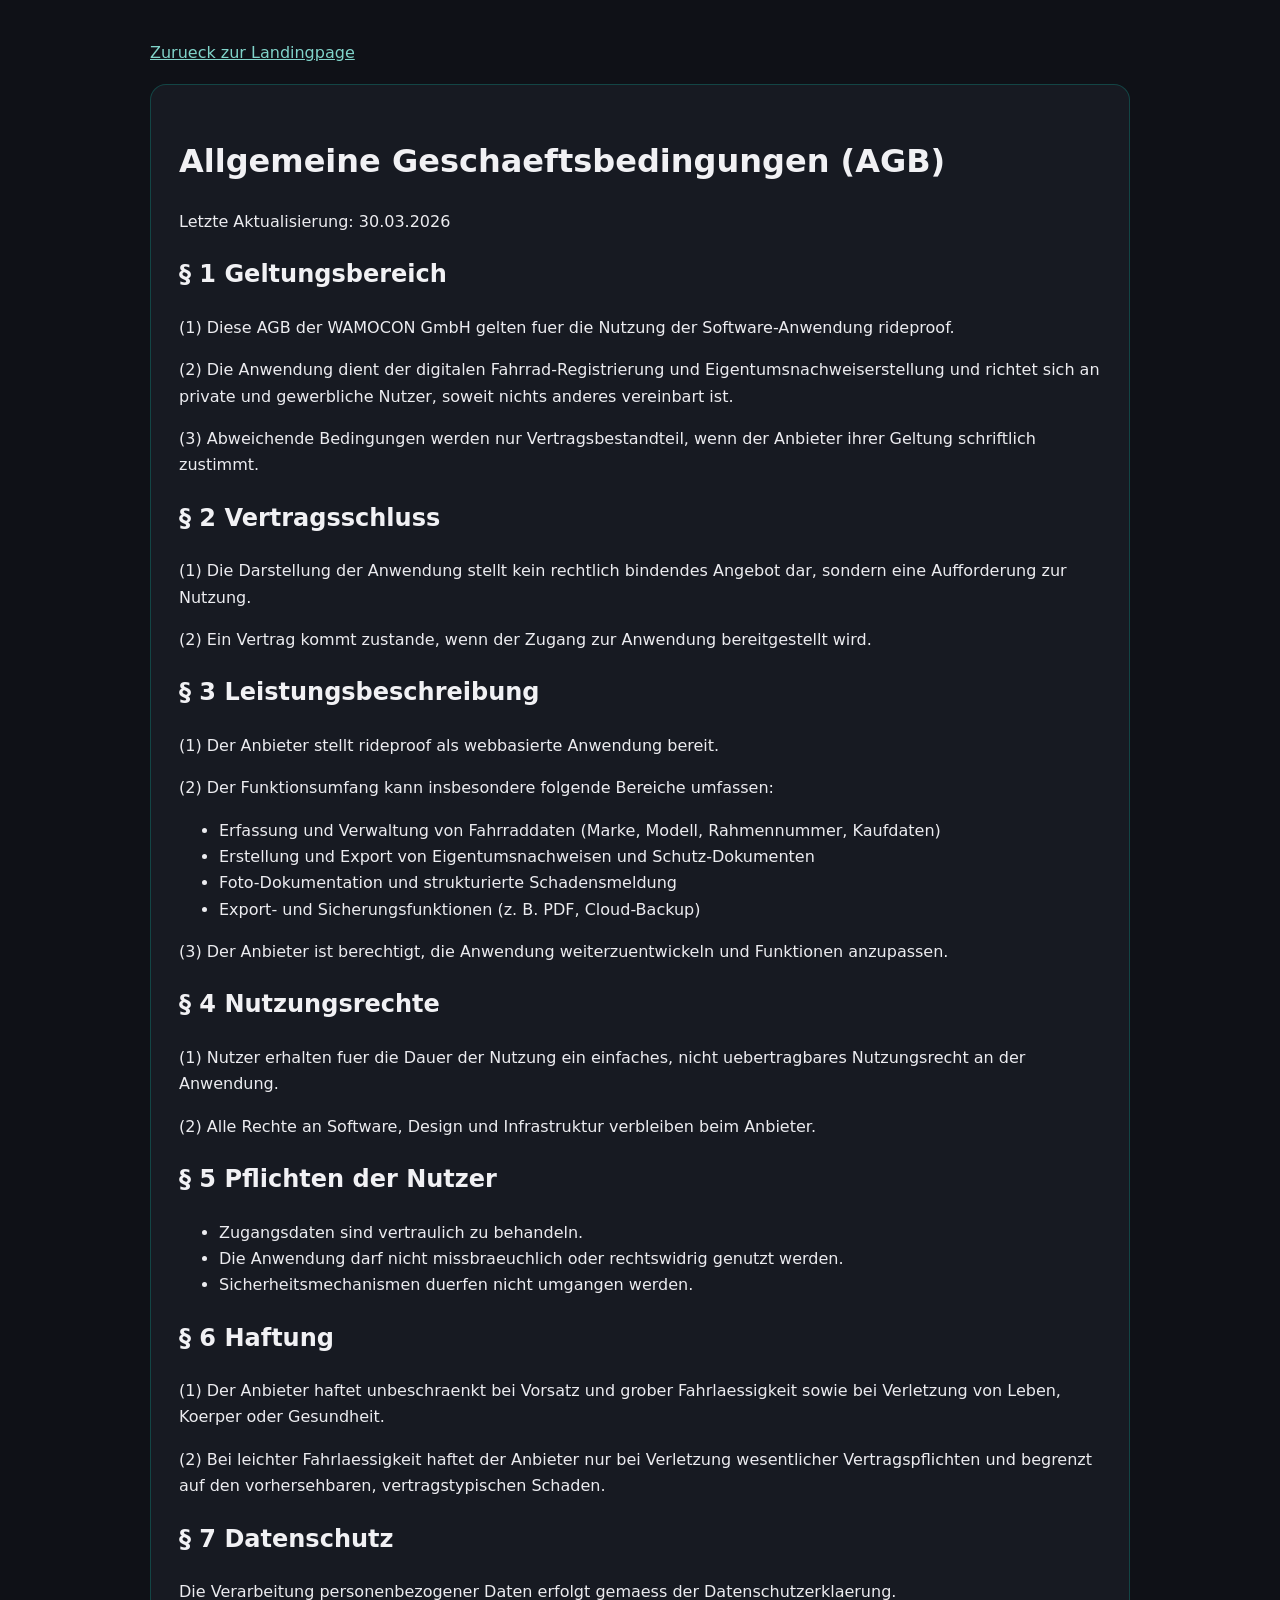
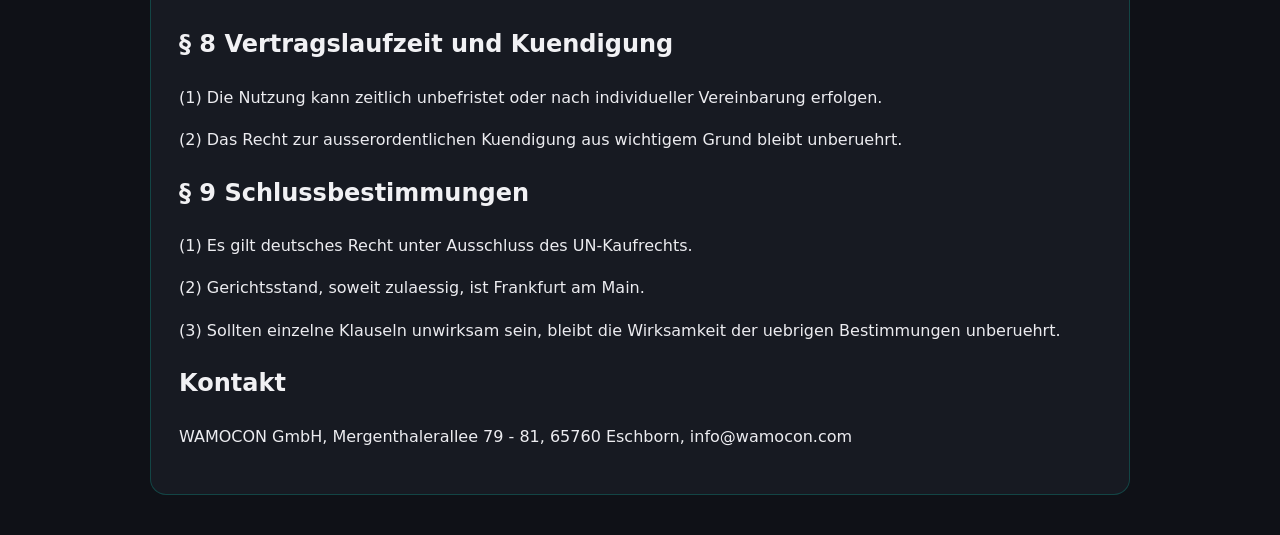
<file: agb.html>
<!DOCTYPE html>
<html lang="de">
<head>
  <meta charset="UTF-8">
  <meta name="viewport" content="width=device-width, initial-scale=1.0">
  <title>AGB | rideproof</title>
  <style>
    body{font-family:Inter,system-ui,sans-serif;background:#0f1117;color:#ececf0;margin:0;line-height:1.65}
    .wrap{max-width:980px;margin:0 auto;padding:40px 20px}
    .card{background:#171a22;border:1px solid rgba(13,148,136,.35);border-radius:16px;padding:28px}
    h1,h2{color:#f1f1f4}
    a{color:#81d4ca}
    .top{margin-bottom:18px}
  </style>
</head>
<body>
  <div class="wrap">
    <div class="top"><a href="index.html">Zurueck zur Landingpage</a></div>
    <div class="card">
      <h1>Allgemeine Geschaeftsbedingungen (AGB)</h1>
      <p>Letzte Aktualisierung: 30.03.2026</p>

      <h2>§ 1 Geltungsbereich</h2>
      <p>(1) Diese AGB der WAMOCON GmbH gelten fuer die Nutzung der Software-Anwendung rideproof.</p>
      <p>(2) Die Anwendung dient der digitalen Fahrrad-Registrierung und Eigentumsnachweiserstellung und richtet sich an private und gewerbliche Nutzer, soweit nichts anderes vereinbart ist.</p>
      <p>(3) Abweichende Bedingungen werden nur Vertragsbestandteil, wenn der Anbieter ihrer Geltung schriftlich zustimmt.</p>

      <h2>§ 2 Vertragsschluss</h2>
      <p>(1) Die Darstellung der Anwendung stellt kein rechtlich bindendes Angebot dar, sondern eine Aufforderung zur Nutzung.</p>
      <p>(2) Ein Vertrag kommt zustande, wenn der Zugang zur Anwendung bereitgestellt wird.</p>

      <h2>§ 3 Leistungsbeschreibung</h2>
      <p>(1) Der Anbieter stellt rideproof als webbasierte Anwendung bereit.</p>
      <p>(2) Der Funktionsumfang kann insbesondere folgende Bereiche umfassen:</p>
      <ul>
        <li>Erfassung und Verwaltung von Fahrraddaten (Marke, Modell, Rahmennummer, Kaufdaten)</li>
        <li>Erstellung und Export von Eigentumsnachweisen und Schutz-Dokumenten</li>
        <li>Foto-Dokumentation und strukturierte Schadensmeldung</li>
        <li>Export- und Sicherungsfunktionen (z. B. PDF, Cloud-Backup)</li>
      </ul>
      <p>(3) Der Anbieter ist berechtigt, die Anwendung weiterzuentwickeln und Funktionen anzupassen.</p>

      <h2>§ 4 Nutzungsrechte</h2>
      <p>(1) Nutzer erhalten fuer die Dauer der Nutzung ein einfaches, nicht uebertragbares Nutzungsrecht an der Anwendung.</p>
      <p>(2) Alle Rechte an Software, Design und Infrastruktur verbleiben beim Anbieter.</p>

      <h2>§ 5 Pflichten der Nutzer</h2>
      <ul>
        <li>Zugangsdaten sind vertraulich zu behandeln.</li>
        <li>Die Anwendung darf nicht missbraeuchlich oder rechtswidrig genutzt werden.</li>
        <li>Sicherheitsmechanismen duerfen nicht umgangen werden.</li>
      </ul>

      <h2>§ 6 Haftung</h2>
      <p>(1) Der Anbieter haftet unbeschraenkt bei Vorsatz und grober Fahrlaessigkeit sowie bei Verletzung von Leben, Koerper oder Gesundheit.</p>
      <p>(2) Bei leichter Fahrlaessigkeit haftet der Anbieter nur bei Verletzung wesentlicher Vertragspflichten und begrenzt auf den vorhersehbaren, vertragstypischen Schaden.</p>

      <h2>§ 7 Datenschutz</h2>
      <p>Die Verarbeitung personenbezogener Daten erfolgt gemaess der Datenschutzerklaerung.</p>

      <h2>§ 8 Vertragslaufzeit und Kuendigung</h2>
      <p>(1) Die Nutzung kann zeitlich unbefristet oder nach individueller Vereinbarung erfolgen.</p>
      <p>(2) Das Recht zur ausserordentlichen Kuendigung aus wichtigem Grund bleibt unberuehrt.</p>

      <h2>§ 9 Schlussbestimmungen</h2>
      <p>(1) Es gilt deutsches Recht unter Ausschluss des UN-Kaufrechts.</p>
      <p>(2) Gerichtsstand, soweit zulaessig, ist Frankfurt am Main.</p>
      <p>(3) Sollten einzelne Klauseln unwirksam sein, bleibt die Wirksamkeit der uebrigen Bestimmungen unberuehrt.</p>

      <h2>Kontakt</h2>
      <p>WAMOCON GmbH, Mergenthalerallee 79 - 81, 65760 Eschborn, info@wamocon.com</p>
    </div>
  </div>
</body>
</html>
</file>
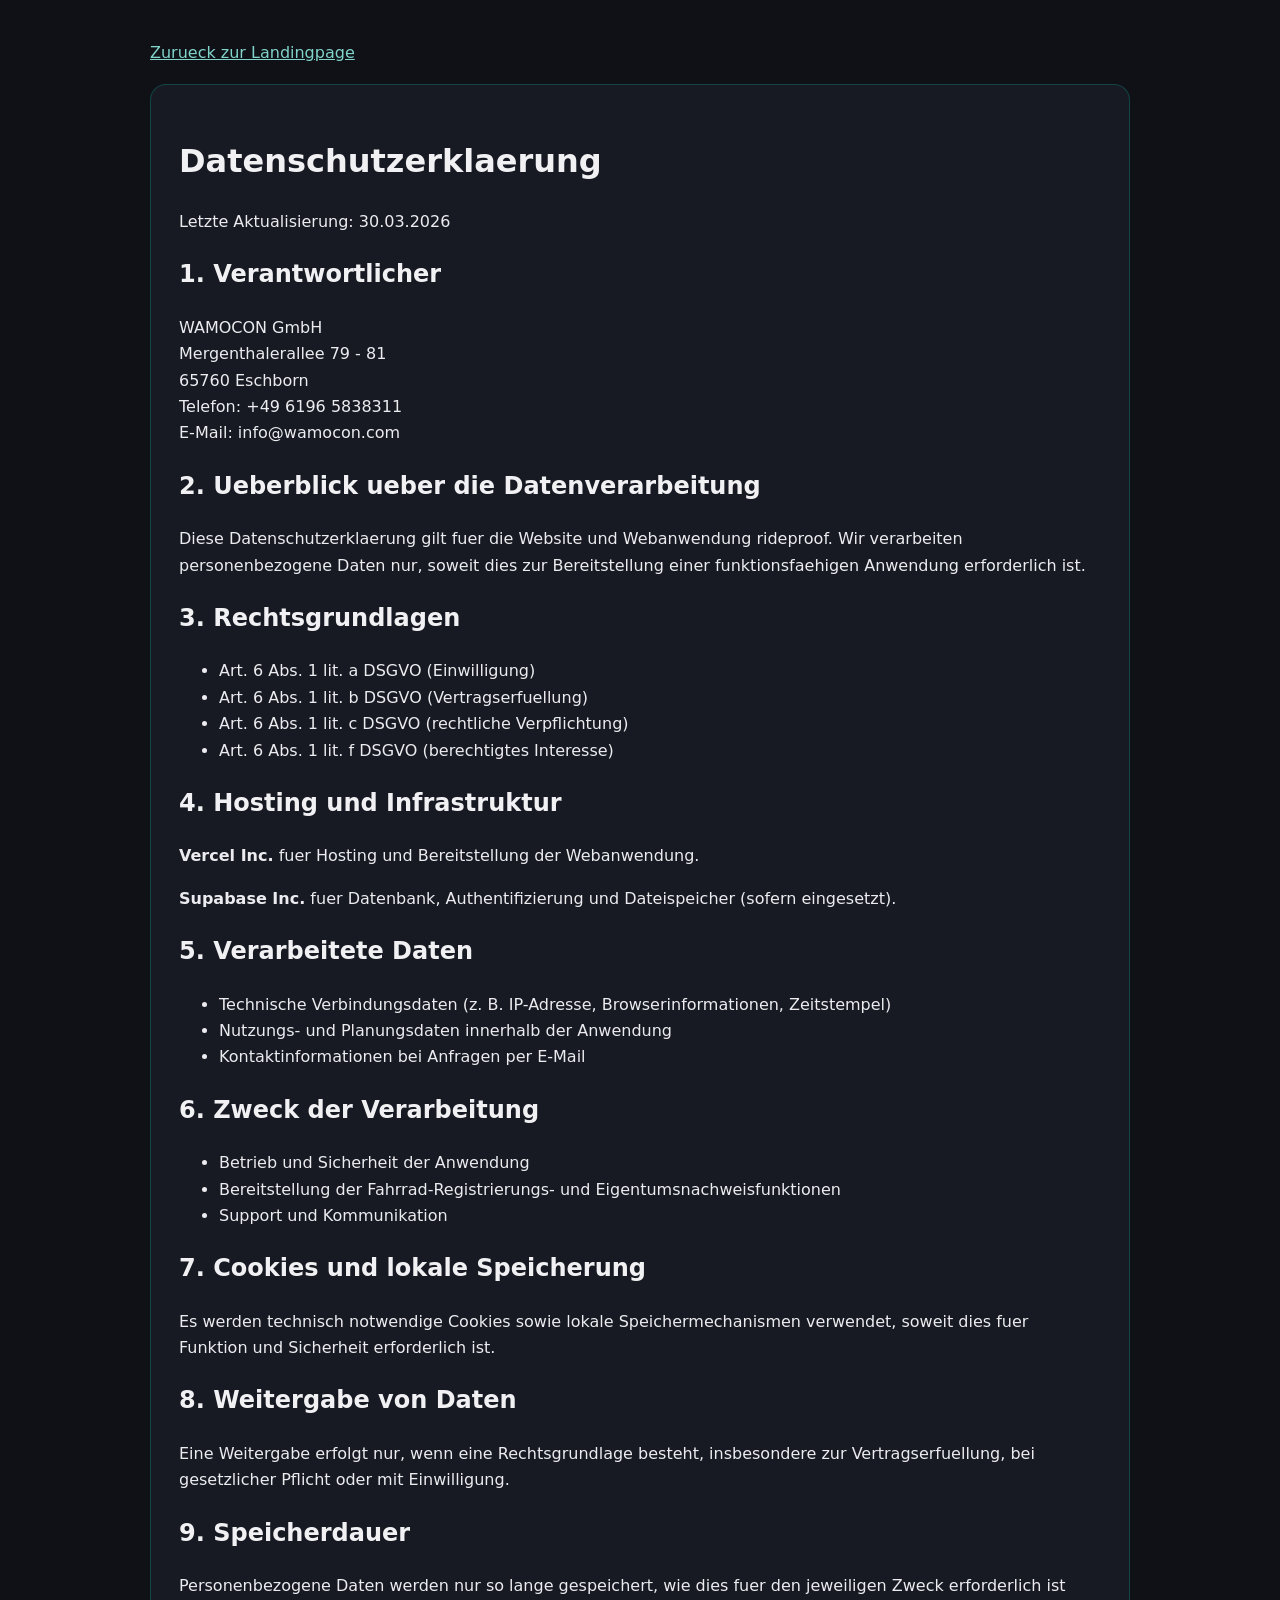
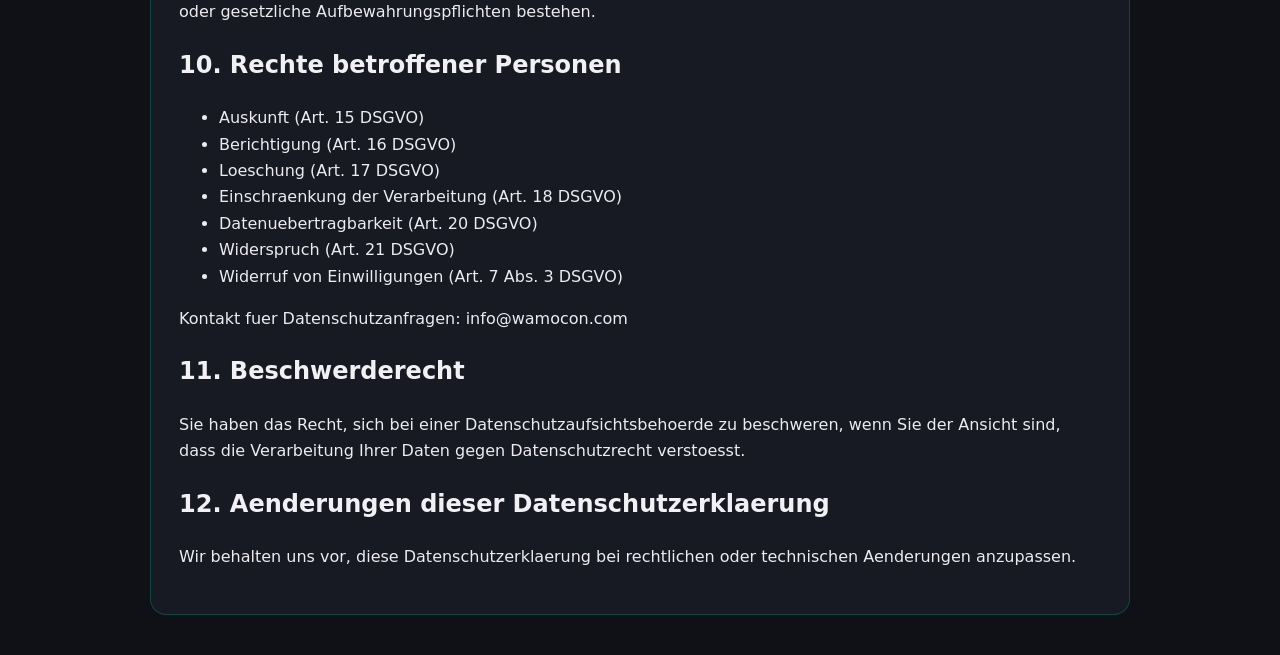
<file: datenschutz.html>
<!DOCTYPE html>
<html lang="de">
<head>
  <meta charset="UTF-8">
  <meta name="viewport" content="width=device-width, initial-scale=1.0">
  <title>Datenschutz | rideproof</title>
  <style>
    body{font-family:Inter,system-ui,sans-serif;background:#0f1117;color:#ececf0;margin:0;line-height:1.65}
    .wrap{max-width:980px;margin:0 auto;padding:40px 20px}
    .card{background:#171a22;border:1px solid rgba(13,148,136,.35);border-radius:16px;padding:28px}
    h1,h2{color:#f1f1f4}
    a{color:#81d4ca}
    .top{margin-bottom:18px}
  </style>
</head>
<body>
  <div class="wrap">
    <div class="top"><a href="index.html">Zurueck zur Landingpage</a></div>
    <div class="card">
      <h1>Datenschutzerklaerung</h1>
      <p>Letzte Aktualisierung: 30.03.2026</p>

      <h2>1. Verantwortlicher</h2>
      <p>
        WAMOCON GmbH<br>
        Mergenthalerallee 79 - 81<br>
        65760 Eschborn<br>
        Telefon: +49 6196 5838311<br>
        E-Mail: info@wamocon.com
      </p>

      <h2>2. Ueberblick ueber die Datenverarbeitung</h2>
      <p>Diese Datenschutzerklaerung gilt fuer die Website und Webanwendung rideproof. Wir verarbeiten personenbezogene Daten nur, soweit dies zur Bereitstellung einer funktionsfaehigen Anwendung erforderlich ist.</p>

      <h2>3. Rechtsgrundlagen</h2>
      <ul>
        <li>Art. 6 Abs. 1 lit. a DSGVO (Einwilligung)</li>
        <li>Art. 6 Abs. 1 lit. b DSGVO (Vertragserfuellung)</li>
        <li>Art. 6 Abs. 1 lit. c DSGVO (rechtliche Verpflichtung)</li>
        <li>Art. 6 Abs. 1 lit. f DSGVO (berechtigtes Interesse)</li>
      </ul>

      <h2>4. Hosting und Infrastruktur</h2>
      <p><strong>Vercel Inc.</strong> fuer Hosting und Bereitstellung der Webanwendung.</p>
      <p><strong>Supabase Inc.</strong> fuer Datenbank, Authentifizierung und Dateispeicher (sofern eingesetzt).</p>

      <h2>5. Verarbeitete Daten</h2>
      <ul>
        <li>Technische Verbindungsdaten (z. B. IP-Adresse, Browserinformationen, Zeitstempel)</li>
        <li>Nutzungs- und Planungsdaten innerhalb der Anwendung</li>
        <li>Kontaktinformationen bei Anfragen per E-Mail</li>
      </ul>

      <h2>6. Zweck der Verarbeitung</h2>
      <ul>
        <li>Betrieb und Sicherheit der Anwendung</li>
        <li>Bereitstellung der Fahrrad-Registrierungs- und Eigentumsnachweisfunktionen</li>
        <li>Support und Kommunikation</li>
      </ul>

      <h2>7. Cookies und lokale Speicherung</h2>
      <p>Es werden technisch notwendige Cookies sowie lokale Speichermechanismen verwendet, soweit dies fuer Funktion und Sicherheit erforderlich ist.</p>

      <h2>8. Weitergabe von Daten</h2>
      <p>Eine Weitergabe erfolgt nur, wenn eine Rechtsgrundlage besteht, insbesondere zur Vertragserfuellung, bei gesetzlicher Pflicht oder mit Einwilligung.</p>

      <h2>9. Speicherdauer</h2>
      <p>Personenbezogene Daten werden nur so lange gespeichert, wie dies fuer den jeweiligen Zweck erforderlich ist oder gesetzliche Aufbewahrungspflichten bestehen.</p>

      <h2>10. Rechte betroffener Personen</h2>
      <ul>
        <li>Auskunft (Art. 15 DSGVO)</li>
        <li>Berichtigung (Art. 16 DSGVO)</li>
        <li>Loeschung (Art. 17 DSGVO)</li>
        <li>Einschraenkung der Verarbeitung (Art. 18 DSGVO)</li>
        <li>Datenuebertragbarkeit (Art. 20 DSGVO)</li>
        <li>Widerspruch (Art. 21 DSGVO)</li>
        <li>Widerruf von Einwilligungen (Art. 7 Abs. 3 DSGVO)</li>
      </ul>
      <p>Kontakt fuer Datenschutzanfragen: info@wamocon.com</p>

      <h2>11. Beschwerderecht</h2>
      <p>Sie haben das Recht, sich bei einer Datenschutzaufsichtsbehoerde zu beschweren, wenn Sie der Ansicht sind, dass die Verarbeitung Ihrer Daten gegen Datenschutzrecht verstoesst.</p>

      <h2>12. Aenderungen dieser Datenschutzerklaerung</h2>
      <p>Wir behalten uns vor, diese Datenschutzerklaerung bei rechtlichen oder technischen Aenderungen anzupassen.</p>
    </div>
  </div>
</body>
</html>
</file>
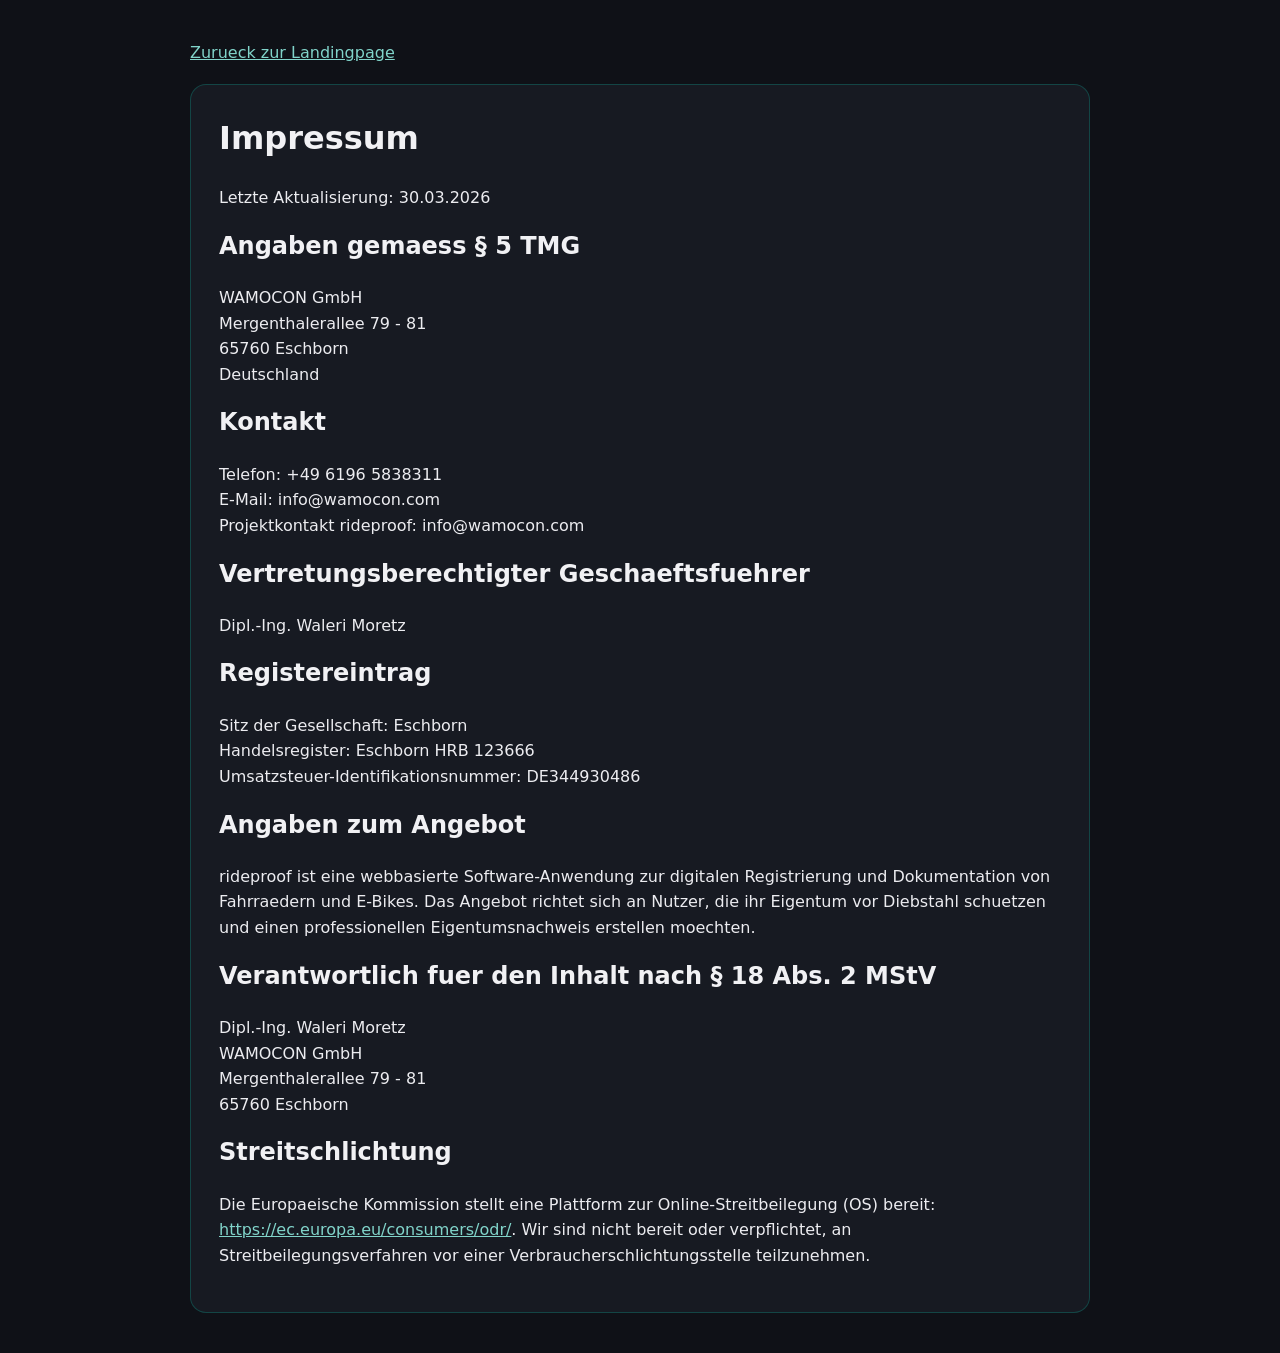
<file: impressum.html>
<!DOCTYPE html>
<html lang="de">
<head>
  <meta charset="UTF-8">
  <meta name="viewport" content="width=device-width, initial-scale=1.0">
  <title>Impressum | rideproof</title>
  <style>
    body{font-family:Inter,system-ui,sans-serif;background:#0f1117;color:#ececf0;margin:0;line-height:1.6}
    .wrap{max-width:900px;margin:0 auto;padding:40px 20px}
    .card{background:#171a22;border:1px solid rgba(13,148,136,.35);border-radius:16px;padding:28px}
    h1,h2{margin-top:0;color:#f1f1f4}
    a{color:#81d4ca}
    .top{margin-bottom:18px}
  </style>
</head>
<body>
  <div class="wrap">
    <div class="top"><a href="index.html">Zurueck zur Landingpage</a></div>
    <div class="card">
      <h1>Impressum</h1>
      <p>Letzte Aktualisierung: 30.03.2026</p>

      <h2>Angaben gemaess § 5 TMG</h2>
      <p>
        WAMOCON GmbH<br>
        Mergenthalerallee 79 - 81<br>
        65760 Eschborn<br>
        Deutschland
      </p>

      <h2>Kontakt</h2>
      <p>
        Telefon: +49 6196 5838311<br>
        E-Mail: info@wamocon.com<br>
        Projektkontakt rideproof: info@wamocon.com
      </p>

      <h2>Vertretungsberechtigter Geschaeftsfuehrer</h2>
      <p>Dipl.-Ing. Waleri Moretz</p>

      <h2>Registereintrag</h2>
      <p>
        Sitz der Gesellschaft: Eschborn<br>
        Handelsregister: Eschborn HRB 123666<br>
        Umsatzsteuer-Identifikationsnummer: DE344930486
      </p>

      <h2>Angaben zum Angebot</h2>
      <p>
        rideproof ist eine webbasierte Software-Anwendung zur digitalen Registrierung und Dokumentation von Fahrraedern und E-Bikes. Das Angebot richtet sich an Nutzer, die ihr Eigentum vor Diebstahl schuetzen und einen professionellen Eigentumsnachweis erstellen moechten.
      </p>

      <h2>Verantwortlich fuer den Inhalt nach § 18 Abs. 2 MStV</h2>
      <p>
        Dipl.-Ing. Waleri Moretz<br>
        WAMOCON GmbH<br>
        Mergenthalerallee 79 - 81<br>
        65760 Eschborn
      </p>

      <h2>Streitschlichtung</h2>
      <p>
        Die Europaeische Kommission stellt eine Plattform zur Online-Streitbeilegung (OS) bereit:
        <a href="https://ec.europa.eu/consumers/odr/" target="_blank" rel="noopener noreferrer">https://ec.europa.eu/consumers/odr/</a>.
        Wir sind nicht bereit oder verpflichtet, an Streitbeilegungsverfahren vor einer Verbraucherschlichtungsstelle teilzunehmen.
      </p>
    </div>
  </div>
</body>
</html>
</file>
